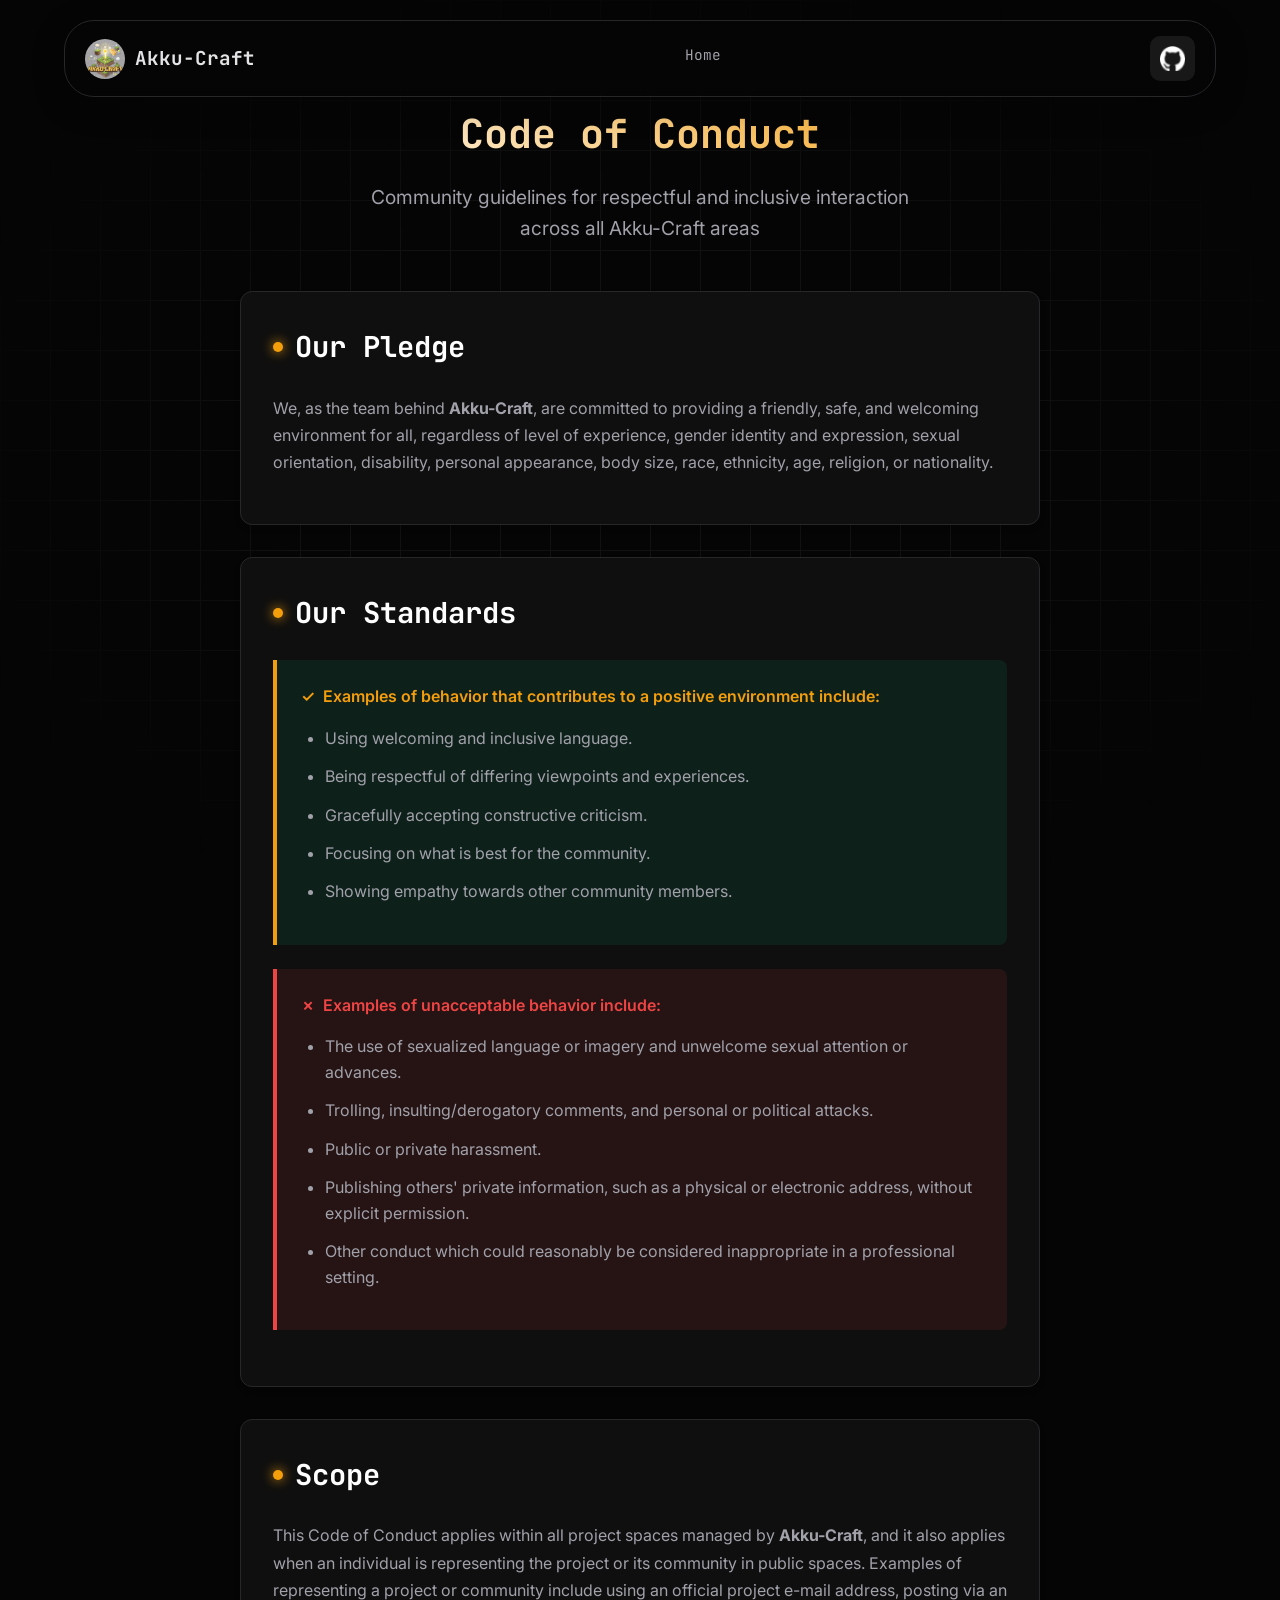
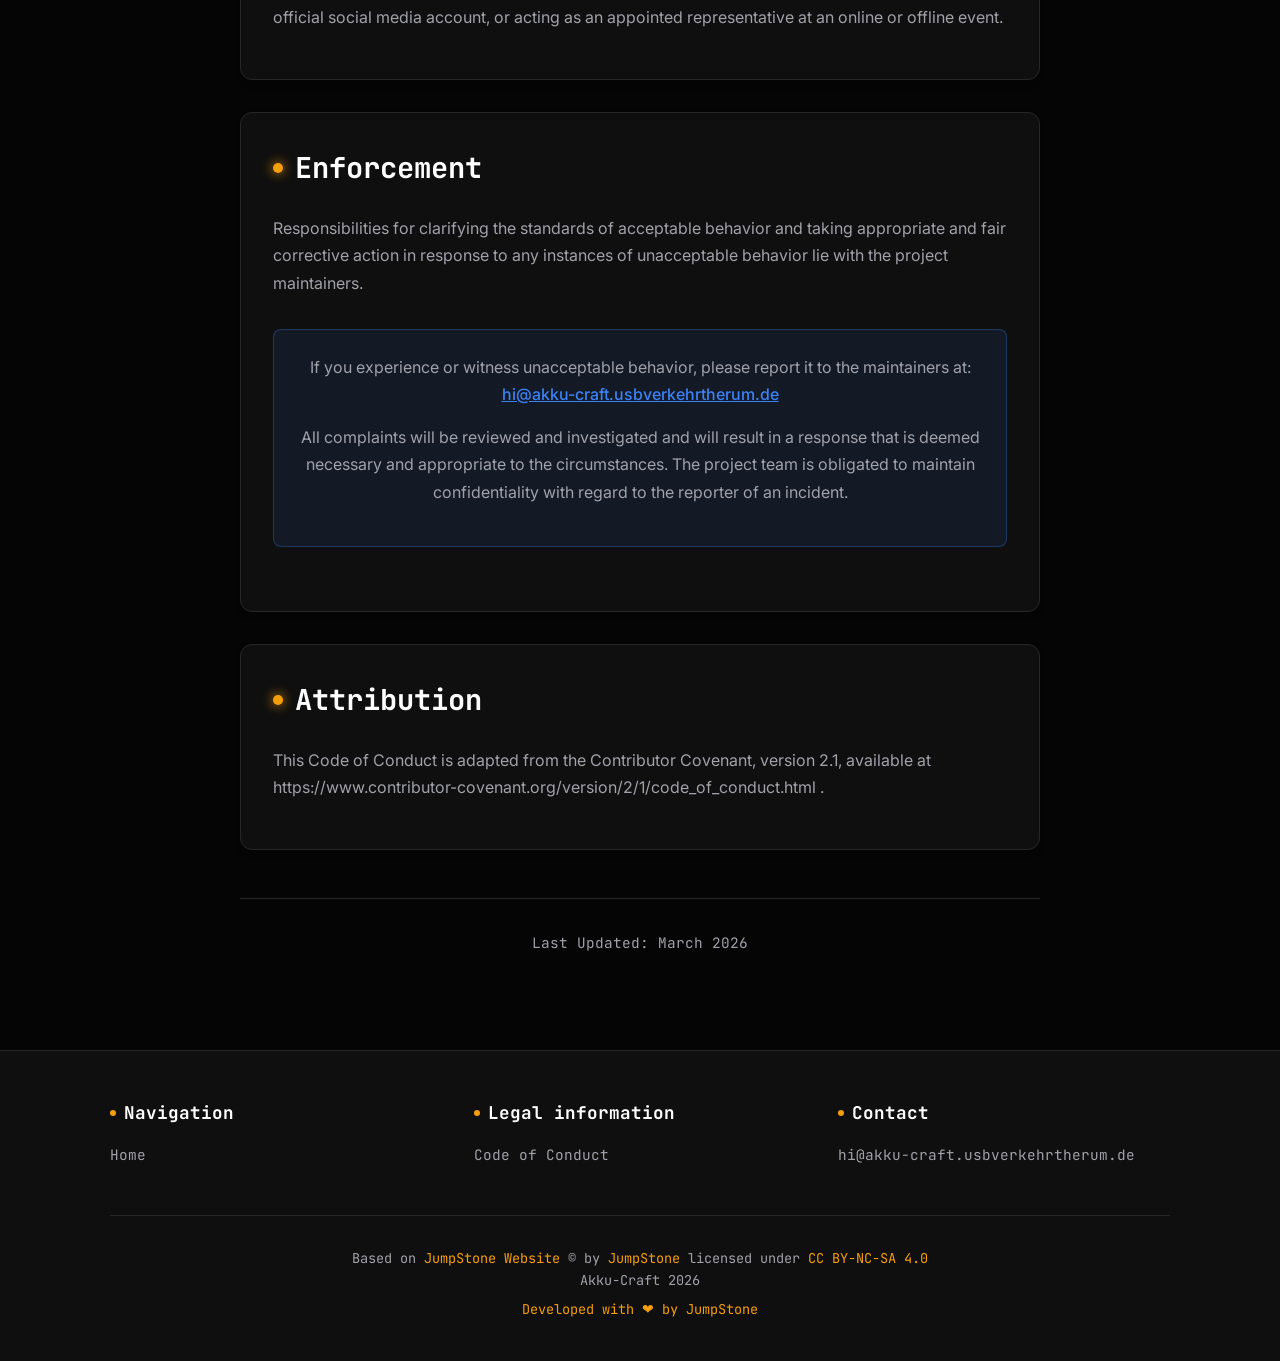
<file: code-of-conduct.html>
<!doctype html>
<html lang="en">
  <head>
    <meta charset="UTF-8" />
    <meta name="viewport" content="width=device-width, initial-scale=1.0" />

    <!-- Primary Meta Tags -->
    <title>Code of Conduct - Akku-Craft</title>
    <meta name="title" content="Code of Conduct - Akku-Craft" />
    <meta
      name="description"
      content="Akku-Craft Community Guidelines: Together we build, respectfully we stay."
    />
    <meta
      name="keywords"
      content="Akku-Craft, Code of Conduct, Community, Guidelines, Battery, Modular"
    />
    <meta name="author" content="Akku-Craft" />
    <meta name="robots" content="index, follow" />
    <meta name="language" content="English" />
    <meta name="revisit-after" content="30 days" />

    <!-- Open Graph / Facebook -->
    <meta property="og:type" content="website" />
    <meta
      property="og:url"
      content="https://akku-craft.usbverkehrtherum.de/code-of-conduct.html"
    />
    <meta property="og:title" content="Code of Conduct - Akku-Craft" />
    <meta
      property="og:description"
      content="Akku-Craft Community Guidelines for respectful and inclusive interaction."
    />
    <meta
      property="og:image"
      content="https://akku-craft.usbverkehrtherum.de/assets/img/logo.png"
    />
    <meta property="og:locale" content="en_US" />

    <!-- Twitter -->
    <meta property="twitter:card" content="summary_large_image" />
    <meta
      property="twitter:url"
      content="https://akku-craft.usbverkehrtherum.de/code-of-conduct.html"
    />
    <meta property="twitter:title" content="Code of Conduct - Akku-Craft" />
    <meta
      property="twitter:description"
      content="Akku-Craft Community Guidelines for respectful and inclusive interaction."
    />
    <meta
      property="twitter:image"
      content="https://akku-craft.usbverkehrtherum.de/assets/img/logo.png"
    />

    <!-- Canonical URL -->
    <link
      rel="canonical"
      href="https://akku-craft.usbverkehrtherum.de/code-of-conduct.html"
    />

    <!-- Structured Data -->
    <script type="application/ld+json">
      {
        "@context": "https://schema.org",
        "@type": "WebPage",
        "name": "Code of Conduct - Akku-Craft",
        "url": "https://akku-craft.usbverkehrtherum.de/code-of-conduct.html",
        "description": "Akku-Craft Community Guidelines for respectful and inclusive interaction.",
        "publisher": {
          "@type": "Organization",
          "name": "Akku-Craft",
          "url": "https://akku-craft.usbverkehrtherum.de/"
        },
        "inLanguage": "en"
      }
    </script>

    <!-- Fonts -->
    <link rel="preconnect" href="https://fonts.googleapis.com" />
    <link rel="preconnect" href="https://fonts.gstatic.com" crossorigin />
    <link
      href="https://fonts.googleapis.com/css2?family=Inter:wght@300;400;600&family=JetBrains+Mono:wght@400;700&display=swap"
      rel="stylesheet"
    />

    <!-- Stylesheets -->
    <link rel="stylesheet" type="text/css" href="/assets/css/main.css" />
    <link rel="stylesheet" type="text/css" href="/assets/css/header.css" />
    <link rel="stylesheet" type="text/css" href="/assets/css/socials.css" />
    <link
      rel="stylesheet"
      type="text/css"
      href="/assets/css/code-of-conduct.css"
    />
    <link rel="icon" href="/assets/img/logo.png" type="image/x-icon" />
  </head>
  <body>
    <div class="grid-bg"></div>

    <!-- Header Navigation -->
    <header class="header-nav">
      <div class="header-content">
        <a href="/" class="logo">
          <img
            src="/assets/img/logo.png"
            alt="Akku-Craft Logo"
            class="logo-img"
          />
          Akku-Craft
        </a>
        <nav aria-label="Main navigation">
          <ul class="nav-links">
            <li><a href="/" aria-current="page">Home</a></li>
          </ul>
        </nav>
        <!-- Social Media Buttons -->
        <div class="social-card">
          <a
            href="https://github.com/Akku-Craft"
            class="Btn github"
            target="_blank"
            rel="noopener noreferrer"
          >
            <span class="svgContainer">
              <img
                src="/assets/img/badges/github-mark-white.png"
                alt="GitHub"
                class="social-icon"
              />
            </span>
            <span class="BG"></span>
          </a>
        </div>
      </div>
    </header>

    <div class="container">
      <div class="coc-container">
        <header class="coc-header">
          <h1>Code of Conduct</h1>
          <p>
            Community guidelines for respectful and inclusive interaction across
            all Akku-Craft areas
          </p>
        </header>

        <section class="coc-section">
          <h2>Our Pledge</h2>
          <p>
            We, as the team behind <strong>Akku-Craft</strong>, are committed to
            providing a friendly, safe, and welcoming environment for all,
            regardless of level of experience, gender identity and expression,
            sexual orientation, disability, personal appearance, body size,
            race, ethnicity, age, religion, or nationality.
          </p>
        </section>

        <section class="coc-section">
          <h2>Our Standards</h2>

          <div class="positive-examples">
            <div class="examples-title">
              <span>✓</span> Examples of behavior that contributes to a positive
              environment include:
            </div>
            <ul>
              <li>Using welcoming and inclusive language.</li>
              <li>Being respectful of differing viewpoints and experiences.</li>
              <li>Gracefully accepting constructive criticism.</li>
              <li>Focusing on what is best for the community.</li>
              <li>Showing empathy towards other community members.</li>
            </ul>
          </div>

          <div class="negative-examples">
            <div class="examples-title">
              <span>✗</span> Examples of unacceptable behavior include:
            </div>
            <ul>
              <li>
                The use of sexualized language or imagery and unwelcome sexual
                attention or advances.
              </li>
              <li>
                Trolling, insulting/derogatory comments, and personal or
                political attacks.
              </li>
              <li>Public or private harassment.</li>
              <li>
                Publishing others' private information, such as a physical or
                electronic address, without explicit permission.
              </li>
              <li>
                Other conduct which could reasonably be considered inappropriate
                in a professional setting.
              </li>
            </ul>
          </div>
        </section>

        <section class="coc-section">
          <h2>Scope</h2>
          <p>
            This Code of Conduct applies within all project spaces managed by
            <strong>Akku-Craft</strong>, and it also applies when an individual
            is representing the project or its community in public spaces.
            Examples of representing a project or community include using an
            official project e-mail address, posting via an official social
            media account, or acting as an appointed representative at an online
            or offline event.
          </p>
        </section>

        <section class="coc-section">
          <h2>Enforcement</h2>
          <p>
            Responsibilities for clarifying the standards of acceptable behavior
            and taking appropriate and fair corrective action in response to any
            instances of unacceptable behavior lie with the project maintainers.
          </p>

          <div class="contact-info">
            <p>
              If you experience or witness unacceptable behavior, please report
              it to the maintainers at:
              <a href="mailto:hi@akku-craft.usbverkehrtherum.de"
                >hi@akku-craft.usbverkehrtherum.de</a
              >
            </p>
            <p>
              All complaints will be reviewed and investigated and will result
              in a response that is deemed necessary and appropriate to the
              circumstances. The project team is obligated to maintain
              confidentiality with regard to the reporter of an incident.
            </p>
          </div>
        </section>

        <section class="coc-section">
          <h2>Attribution</h2>
          <p>
            This Code of Conduct is adapted from the
            <a
              href="https://www.contributor-covenant.org"
              target="_blank"
              rel="noopener noreferrer"
              >Contributor Covenant</a
            >, version 2.1, available at
            <a
              href="https://www.contributor-covenant.org/version/2/1/code_of_conduct.html"
              target="_blank"
              rel="noopener noreferrer"
            >
              https://www.contributor-covenant.org/version/2/1/code_of_conduct.html </a
            >.
          </p>
        </section>

        <div class="last-updated">Last Updated: March 2026</div>
      </div>
    </div>

    <footer class="footer">
      <div class="footer-container">
        <div class="footer-grid">
          <!-- Navigation Links -->
          <div class="footer-column">
            <h3>Navigation</h3>
            <ul class="footer-links">
              <li><a href="/">Home</a></li>
            </ul>
          </div>

          <!-- Legal Links -->
          <div class="footer-column">
            <h3>Legal information</h3>
            <ul class="footer-links">
              <li><a href="/code-of-conduct.html">Code of Conduct</a></li>
            </ul>
          </div>

          <!-- Contact & Social -->
          <div class="footer-column">
            <h3>Contact</h3>
            <ul class="footer-links">
              <li>
                <a href="mailto:hi@akku-craft.usbverkehrtherum.de"
                  >hi@akku-craft.usbverkehrtherum.de</a
                >
              </li>
            </ul>
          </div>
        </div>

        <div class="footer-bottom">
          <nav aria-label="Footer Navigation">
            Based on
            <a href="https://jumpstone4477.de/">JumpStone Website</a> © by
            <a href="https://jumpstone4477.de/">JumpStone</a> licensed under
            <a href="https://creativecommons.org/licenses/by-nc-sa/4.0/"
              >CC BY-NC-SA 4.0</a
            >
            <p>Akku-Craft 2026</p>
            <p>
              <a target="_blank" href="/">Developed with ❤ by JumpStone</a>
            </p>
          </nav>
        </div>
      </div>
    </footer>
  </body>
</html>
</file>
<file: assets/css/main.css>
/* --- CSS VARIABLES & RESET --- */
:root {
  --bg-color: #050505;
  --card-bg: #0f0f0f;
  --border-color: #27272a;
  --text-main: #e4e4e7;
  --text-muted: #a1a1aa;
  --accent-primary: #f59e0b; /* Warm orange/yellow focus */
  --accent-secondary: #22c55e; /* Grass green accent */
  --font-main: "Inter", sans-serif;
  --font-mono: "JetBrains Mono", monospace;
}

* {
  box-sizing: border-box;
  margin: 0;
  padding: 0;
}

html {
  scroll-behavior: smooth; /* Damit das Scrollen weich ist */
}

body {
  background-color: var(--bg-color);
  color: var(--text-main);
  font-family: var(--font-main);
  line-height: 1.6;
  overflow-x: hidden;
}

/* --- BACKGROUND GRID EFFECT (Wie im Screenshot) --- */
.grid-bg {
  position: fixed;
  top: 0;
  left: 0;
  width: 100%;
  height: 100%;
  z-index: -1;
  background-image:
    linear-gradient(to right, #1a1a1a 1px, transparent 1px),
    linear-gradient(to bottom, #1a1a1a 1px, transparent 1px);
  background-size: 50px 50px;
  mask-image: radial-gradient(ellipse at center, black 40%, transparent 80%);
  -webkit-mask-image: radial-gradient(
    ellipse at center,
    black 40%,
    transparent 80%
  );
  opacity: 0.6;
}

/* NEU: HEADER STYLING FÜR DEN BUTTON */
.header-nav {
  position: fixed; /* Fixiert, damit er immer sichtbar ist */
  top: 0;
  left: 0;
  width: 100%;
  padding: 15px 0;
  z-index: 100;
  /* Leicht transparenter Hintergrund, damit man den Grid-Effekt noch sieht */
  background-color: rgba(5, 5, 5, 0.8);
  backdrop-filter: blur(5px);
  border-bottom: 1px solid var(--border-color);
}

.header-content {
  max-width: 1100px;
  margin: 0 auto;
  padding: 0 20px;
  display: flex;
  justify-content: flex-end; /* Button nach rechts schieben */
  align-items: center;
}

/* --- LAYOUT --- */
.container {
  max-width: 1100px;
  margin: 0 auto;
  padding: 0 20px;
  /* NEU: Zusätzlicher Top-Padding, um Platz für den Header zu schaffen */
  padding-top: 70px;
}

section {
  margin-bottom: 80px;
  padding-top: 60px;
}

/* --- TYPOGRAPHY --- */
h1,
h2,
h3 {
  font-family: var(--font-mono);
  color: #fff;
}

h2 {
  font-size: 1.8rem;
  margin-bottom: 2rem;
  display: flex;
  align-items: center;
  gap: 10px;
}

h2::before {
  content: "";
  display: inline-block;
  width: 8px;
  height: 8px;
  border-radius: 50%;
  background: var(--text-main);
  box-shadow: 0 0 10px var(--text-main);
}

p {
  color: var(--text-muted);
  margin-bottom: 1rem;
}

a {
  text-decoration: none;
  color: inherit;
  transition: 0.3s;
}

/* --- HERO SECTION --- */
.hero {
  min-height: 70vh;
  display: flex;
  flex-direction: column;
  justify-content: center;
  position: relative; /* Wichtig für die Positionierung der Maus */
  animation: fadeIn 1s ease-out;
  padding-top: 2rem;
  padding-bottom: 2rem;
}

.hero-badge {
  font-family: var(--font-mono);
  font-size: 0.9rem;
  color: var(--accent-primary);
  margin-bottom: 1rem;
  display: block;
}

.hero h1 {
  font-size: clamp(3rem, 8vw, 5rem);
  line-height: 1.1;
  margin-bottom: 1.5rem;
}

.hero-name {
  /* ANPASSUNG: Gradient von Weiß zu Grün */
  background: linear-gradient(45deg, #fff, var(--accent-primary));
  -webkit-background-clip: text;
  -webkit-text-fill-color: transparent;
}

.hero-desc {
  font-size: 1.1rem;
  max-width: 600px;
  color: var(--text-muted);
}

.social-links {
  margin-top: 2rem;
  display: flex;
  gap: 1rem;
}

/* --- SCROLL DOWN MOUSE ANIMATION (NEU) --- */
.scroll-down-container {
  position: absolute;
  bottom: 30px;
  left: 50%;
  transform: translateX(-50%);
  opacity: 0.7;
  transition: opacity 0.3s ease;
}

.scroll-down-container:hover {
  opacity: 1;
  cursor: pointer;
}

.mouse {
  width: 26px;
  height: 42px;
  border: 2px solid var(--text-muted);
  border-radius: 20px;
  position: relative;
}

.wheel {
  width: 4px;
  height: 8px;
  background: var(--accent-primary);
  border-radius: 2px;
  position: absolute;
  top: 6px;
  left: 50%;
  transform: translateX(-50%);
  animation: scroll 1.5s infinite;
}

@keyframes scroll {
  0% {
    opacity: 1;
    top: 6px;
  }
  50% {
    opacity: 1;
    top: 18px;
  }
  100% {
    opacity: 0;
    top: 18px;
  }
}

/* NEU: Button-Stil für den Header-Button (basierend auf social-btn) */
.header-btn {
  display: flex;
  align-items: center;
  gap: 8px;
  padding: 8px 16px;
  background: var(--card-bg);
  border: 1px solid var(--border-color);
  border-radius: 8px;
  font-family: var(--font-mono);
  font-size: 0.9rem;
  color: var(--text-main); /* Sicherstellen, dass der Text sichtbar ist */
}
.header-btn i {
  color: var(--accent-primary); /* Icon in Akzentfarbe */
}

.header-btn:hover {
  background: var(--border-color);
  color: #fff;
}

.social-btn {
  display: flex;
  align-items: center;
  gap: 8px;
  padding: 10px 20px;
  background: var(--card-bg);
  border: 1px solid var(--border-color);
  border-radius: 8px;
  font-family: var(--font-mono);
  font-size: 0.9rem;
}

.social-btn:hover {
  background: var(--border-color);
  color: #fff;
}

/* --- ABOUT SECTION --- */
.about-content {
  background: linear-gradient(
    180deg,
    rgba(15, 15, 15, 0.8),
    rgba(15, 15, 15, 0.4)
  );
  border: 1px solid var(--border-color);
  border-radius: 16px;
  padding: 2rem;
  backdrop-filter: blur(5px);
}

/* --- TECH STACK --- */
.tech-grid {
  display: flex;
  justify-content: flex-start;
  align-items: center;
  padding: 1rem 0;
}

.tech-grid img {
  max-width: 100%;
  height: auto;
  border-radius: 8px;
  background: var(--card-bg);
  border: 1px solid var(--border-color);
  padding: 1.5rem;
}

/* --- PROJECTS GRID (Wie im Screenshot) --- */
.projects-grid {
  display: grid;
  grid-template-columns: repeat(auto-fit, minmax(350px, 1fr));
  gap: 1.5rem;
}

.project-card {
  background: var(--card-bg);
  border: 1px solid var(--border-color);
  border-radius: 12px;
  padding: 1.5rem;
  display: flex;
  flex-direction: column;
  transition: 0.3s;
  position: relative;
  overflow: hidden;
}

.project-card:hover {
  border-color: var(--text-muted);
  transform: translateY(-2px);
}

.project-header {
  display: flex;
  align-items: center;
  gap: 10px;
  margin-bottom: 1rem;
}

.project-icon {
  width: 40px;
  height: 40px;
  background: rgba(34, 197, 94, 0.18);
  border: 1px solid rgba(34, 197, 94, 0.35);
  border-radius: 10px;
  display: flex;
  align-items: center;
  justify-content: center;
  color: var(--accent-primary);
  box-shadow: 0 0 0 1px rgba(34, 197, 94, 0.12);
}

.project-title {
  font-size: 1.2rem;
  font-weight: 700;
  font-family: var(--font-mono);
}

.project-desc {
  font-size: 0.9rem;
  margin-bottom: 1.5rem;
  flex-grow: 1;
}

.tags {
  display: flex;
  flex-wrap: wrap;
  gap: 8px;
  margin-bottom: 1.5rem;
}

.tag {
  background: rgba(34, 197, 94, 0.14);
  color: var(--text-main);
  padding: 5px 12px;
  border-radius: 999px;
  font-size: 0.75rem;
  font-family: var(--font-mono);
  border: 1px solid rgba(34, 197, 94, 0.35);
}

.project-links {
  display: flex;
  gap: 10px;
}

.btn-small {
  padding: 8px 14px;
  border-radius: 6px;
  font-size: 0.85rem;
  font-family: var(--font-mono);
  border: 1px solid var(--border-color);
  background: transparent;
  color: var(--text-main);
  display: inline-flex;
  align-items: center;
  gap: 6px;
  width: fit-content;
}

.btn-small--highlight {
  background: linear-gradient(135deg, var(--accent-primary), #facc15);
  border-color: transparent;
  color: #04110c;
  font-weight: 700;
  box-shadow:
    0 0 0 1px rgba(245, 158, 11, 0.25),
    0 10px 24px rgba(245, 158, 11, 0.2);
}

.btn-small--highlight:hover {
  background: linear-gradient(135deg, #facc15, var(--accent-primary));
  color: #02110a;
  transform: translateY(-1px);
  box-shadow:
    0 0 0 1px rgba(250, 204, 21, 0.35),
    0 14px 28px rgba(245, 158, 11, 0.3);
}

.btn-small--highlight:focus-visible {
  outline: 2px solid rgba(245, 158, 11, 0.65);
  outline-offset: 2px;
}

.btn-small--highlight i {
  color: inherit;
}

.btn-small:hover {
  background: #27272a;
}

/* --- FOOTER --- */
.footer {
  background: var(--card-bg);
  border-top: 1px solid var(--border-color);
  padding: 3rem 0 2rem;
  margin-top: 4rem;
  width: 100%;
}

.footer-container {
  max-width: 1100px;
  margin: 0 auto;
  padding: 0 20px;
  width: 100%;
}

.footer-grid {
  display: grid;
  grid-template-columns: repeat(auto-fit, minmax(250px, 1fr));
  gap: 2rem;
  margin-bottom: 2rem;
}

.footer-column h3 {
  font-family: var(--font-mono);
  font-size: 1.1rem;
  color: #fff;
  margin-bottom: 1rem;
  display: flex;
  align-items: center;
  gap: 8px;
  text-align: left;
}

.footer-column h3::before {
  content: "";
  display: inline-block;
  width: 6px;
  height: 6px;
  border-radius: 50%;
  background: var(--accent-primary);
}

.footer-links {
  list-style: none;
  text-align: left;
  padding-left: 0;
}

.footer-links li {
  margin-bottom: 0.8rem;
}

.footer-links a {
  color: var(--text-muted);
  text-decoration: none;
  font-size: 0.9rem;
  transition: color 0.3s ease;
  display: inline-flex;
  align-items: center;
  gap: 6px;
  text-align: left;
  justify-content: flex-start;
}

.footer-links a:hover {
  color: var(--accent-primary);
}

.social-icons {
  display: flex;
  gap: 1rem;
  margin-top: 1rem;
}

.social-icon-link {
  display: inline-flex;
  align-items: center;
  justify-content: center;
  width: 40px;
  height: 40px;
  background: #1e1e1e;
  border: 1px solid var(--border-color);
  border-radius: 8px;
  color: var(--text-muted);
  transition: all 0.3s ease;
}

.social-icon-link:hover {
  background: var(--accent-primary);
  color: #000;
  border-color: var(--accent-primary);
  transform: translateY(-2px);
}

.footer-bottom {
  border-top: 1px solid var(--border-color);
  padding-top: 2rem;
  text-align: center;
  font-family: var(--font-mono);
  font-size: 0.85rem;
  color: var(--text-muted);
}

.footer-bottom p {
  margin-bottom: 0.5rem;
}

.footer-bottom a {
  color: var(--accent-primary);
  text-decoration: none;
  transition: color 0.3s ease;
}

.footer-bottom a:hover {
  color: #fff;
  text-decoration: underline;
}

.copyright {
  display: flex;
  flex-wrap: wrap;
  justify-content: center;
  align-items: center;
  gap: 1rem;
  margin-top: 1rem;
}

.copyright span,
.copyright a {
  font-size: 0.8rem;
}

/* Footer legacy styles for backward compatibility */
footer {
  text-align: center;
  padding: 3rem 0;
  border-top: 1px solid var(--border-color);
  margin-top: 4rem;
  font-family: var(--font-mono);
  font-size: 0.8rem;
  color: var(--text-muted);
}

/* --- ANIMATIONS --- */
@keyframes fadeIn {
  from {
    opacity: 0;
    transform: translateY(20px);
  }
  to {
    opacity: 1;
    transform: translateY(0);
  }
}

@media (max-width: 768px) {
  .hero h1 {
    font-size: 2.5rem;
  }
  .projects-grid {
    grid-template-columns: 1fr;
  }

  /* Footer responsive adjustments */
  .footer {
    padding: 2rem 0 1.5rem;
  }

  .footer-container {
    padding: 0 15px;
  }

  .footer-grid {
    grid-template-columns: 1fr;
    gap: 1.5rem;
  }

  .footer-column h3 {
    font-size: 1rem;
  }

  .footer-links a {
    font-size: 0.85rem;
  }

  .social-icons {
    justify-content: center;
  }

  .copyright {
    flex-direction: column;
    gap: 0.5rem;
  }

  .copyright span,
  .copyright a {
    font-size: 0.75rem;
  }
}

/* Legal page specific styles */
.legal-container {
  max-width: 800px;
  margin: 0 auto;
  padding: 2rem 0;
}

.legal-section {
  background: var(--card-bg);
  border: 1px solid var(--border-color);
  border-radius: 12px;
  padding: 2rem;
  margin-bottom: 2rem;
}

.legal-section h2 {
  font-family: var(--font-mono);
  font-size: 1.5rem;
  margin-bottom: 1.5rem;
  color: #fff;
  display: flex;
  align-items: center;
  gap: 10px;
}

.legal-section h2::before {
  content: "";
  display: inline-block;
  width: 8px;
  height: 8px;
  border-radius: 50%;
  background: var(--text-main);
  box-shadow: 0 0 10px var(--text-main);
}

.contact-box {
  background: #1e1e1e;
  border-left: 5px solid var(--accent-primary);
  padding: 1.5rem;
  margin: 1.5rem 0;
  border-radius: 0 8px 8px 0;
}

.contact-item {
  margin-bottom: 0.8rem;
  display: flex;
  align-items: center;
  gap: 10px;
}

.contact-item strong {
  color: var(--accent-primary);
  font-family: var(--font-mono);
}

.contact-link {
  color: var(--text-main);
  text-decoration: none;
  transition: color 0.3s ease;
}

.contact-link:hover {
  color: var(--accent-primary);
}

ul {
  padding-left: 1.5rem;
  margin: 1rem 0;
}

li {
  margin-bottom: 0.5rem;
  color: var(--text-muted);
}

.last-updated {
  text-align: center;
  font-size: 0.8rem;
  color: var(--text-muted);
  margin-top: 3rem;
  padding-top: 2rem;
  border-top: 1px solid var(--border-color);
  font-family: var(--font-mono);
}
</file>
<file: assets/css/header.css>
/* --- HEADER STYLES --- */

* {
  box-sizing: border-box;
  margin: 0;
  padding: 0;
}

*:focus {
  outline: none;
}

/* --- HEADER --- */
.header-nav {
  position: fixed;
  top: 20px;
  left: 50%;
  transform: translateX(-50%);
  width: 90%;
  max-width: 1200px;
  padding: 15px 0;
  z-index: 100;
  background-color: rgba(5, 5, 5, 0.8);
  backdrop-filter: blur(5px);
  border: 1px solid var(--border-color);
  border-radius: 30px;
  box-shadow: 0 8px 32px rgba(0, 0, 0, 0.3);
  transition: all 0.3s ease;
}

/* Header shrink effect for mobile */
.header-nav.header-shrink {
  top: 5px;
  width: 95%;
  padding: 8px 0;
  border-radius: 15px;
  backdrop-filter: blur(2px);
  box-shadow: 0 4px 16px rgba(0, 0, 0, 0.2);
}

.header-content {
  max-width: 1200px;
  margin: 0 auto;
  padding: 0 20px;
  display: flex;
  justify-content: space-between;
  align-items: center;
  gap: 2rem;
}

.logo {
  display: flex;
  align-items: center;
  gap: 10px;
  font-family: var(--font-mono);
  font-weight: 700;
  font-size: 1.2rem;
  text-decoration: none;
  color: var(--text-main);
  transition: all 0.3s ease;
}

/* Shrink logo on header shrink */
.header-nav.header-shrink .logo {
  gap: 8px;
  font-size: 1rem;
}

.logo-img {
  width: 40px;
  height: 40px;
  border-radius: 50%;
  object-fit: cover;
  transition: all 0.3s ease;
}

/* Shrink logo image on header shrink */
.header-nav.header-shrink .logo-img {
  width: 30px;
  height: 30px;
}

.nav-links {
  display: flex;
  gap: 1.5rem;
  list-style: none;
  margin: 0;
  padding: 0;
  transition: all 0.3s ease;
}

/* Hide nav links on header shrink */
.header-nav.header-shrink .nav-links {
  gap: 0.5rem;
  opacity: 1;
}

.social-card {
  display: flex;
  align-items: center;
  gap: 0.5rem;
  margin: 0;
  background: transparent;
  padding: 0;
  border-radius: 0;
  transition: all 0.3s ease;
}

/* Reduce social card gap on header shrink */
.header-nav.header-shrink .social-card {
  gap: 0.3rem;
}

/* Navigation link styles */
.nav-links a {
  color: var(--text-muted);
  text-decoration: none;
  font-family: var(--font-mono);
  font-size: 0.9rem;
  transition: color var(--transition-speed);
  position: relative;
}

.nav-links a:hover {
  color: var(--accent-primary);
}

.nav-links a::after {
  content: "";
  position: absolute;
  bottom: -5px;
  left: 0;
  width: 0;
  height: 2px;
  background: var(--accent-primary);
  transition: width var(--transition-speed);
}

.nav-links a:hover::after {
  width: 100%;
}

/* --- RESPONSIVE DESIGN --- */
@media (max-width: 768px) {
  /* Adjust header height for mobile to prevent overlap */
  :root {
    --header-height: 180px; /* Increased to accommodate stacked mobile header */
  }

  /* Mobile header adjustments */
  .header-nav {
    top: 10px;
    width: 95%;
    border-radius: 20px;
    padding: 10px 0;
  }

  /* Mobile header shrink effect */
  .header-nav.header-shrink {
    top: 5px;
    padding: 5px 0;
    border-radius: 12px;
    backdrop-filter: blur(1px);
  }

  .header-content {
    flex-direction: column;
    gap: 1rem;
    padding: 0 15px;
  }

  /* Hide navigation links and social icons when header is shrunk on mobile */
  .header-nav.header-shrink .nav-links,
  .header-nav.header-shrink .social-card {
    display: none;
  }

  /* Center logo when header is shrunk */
  .header-nav.header-shrink .header-content {
    flex-direction: row;
    justify-content: center;
    padding: 0;
  }

  .nav-links {
    flex-wrap: wrap;
    justify-content: center;
  }
}

@media (max-width: 480px) {
  /* Further adjustments for smaller screens */
  :root {
    --header-height: 200px; /* Even more space for very small screens */
  }
}
</file>
<file: assets/css/socials.css>
/* From Uiverse.io by vinodjangid07 */
.social-card {
  height: fit-content;
  width: fit-content;
  display: flex;
  align-items: center;
  justify-content: center;
  gap: 0.5rem;
  background: transparent;
  padding: 0;
  border-radius: 0;
}

/* Buttons zu Links geändert */
.Btn {
  width: 45px;
  height: 45px;
  display: flex;
  align-items: center;
  justify-content: center;
  border: none;
  background-color: transparent;
  position: relative;
  border-radius: 7px;
  cursor: pointer;
  transition: all 0.3s;
  text-decoration: none; /* Wichtig für Links */
  outline: none;
}

.svgContainer {
  width: 100%;
  height: 100%;
  display: flex;
  align-items: center;
  justify-content: center;
  background-color: transparent;
  backdrop-filter: blur(0px);
  letter-spacing: 0.8px;
  border-radius: 10px;
  transition: all 0.3s;
  border: none;
  z-index: 2;
  outline: none;
}

/* Stil für die PNG-Icons */
.social-icon {
  width: 1.6em; /* Gleiche Größe wie die SVGs */
  height: 1.6em;
  filter: brightness(0) invert(1); /* Macht die Icons weiß */
  transition: all 0.3s;
  outline: none;
}

.BG {
  position: absolute;
  width: 100%;
  height: 100%;
  background: #181818;
  z-index: 1;
  border-radius: 10px;
  pointer-events: none;
  transition: all 0.3s;
  font-size: 0px;
}

.github .BG {
  background: #181818;
}

.codeberg .BG {
  background: #183851;
}

.socials .BG {
  background: #5f5f5f;
}

.linkdin .BG {
  background: #0077b5;
}

.whatsapp .BG {
  background: #075e54;
}

.discord .BG {
  background: #7289da;
}

.Btn:hover .BG {
  transform: scale(1.5);
  /* transform-origin: bottom; */
  font-size: 20px;
  color: white;
}

.Btn:hover .svgContainer {
  border: none;
  background-color: rgba(209, 209, 209, 0.466);
  backdrop-filter: blur(4px);
}

/* Sicherstellen, dass die Links korrekt angezeigt werden */
.Btn:hover .social-icon {
  filter: brightness(0) invert(1); /* Bleibt weiß beim Hover */
}

.Btn:focus {
  outline: none;
}

.svgContainer:focus {
  outline: none;
}

.social-icon:focus {
  outline: none;
}
</file>
<file: assets/css/code-of-conduct.css>
/* Custom styles for Code of Conduct page */
.coc-container {
  max-width: 800px;
  margin: 0 auto;
  padding: 2rem 0;
}

.coc-header {
  text-align: center;
  margin-bottom: 3rem;
}

.coc-header h1 {
  font-size: 2.5rem;
  margin-bottom: 1rem;
  background: linear-gradient(45deg, #fff, var(--accent-primary));
  -webkit-background-clip: text;
  -webkit-text-fill-color: transparent;
  background-clip: text;
}

.coc-header p {
  font-size: 1.2rem;
  color: var(--text-muted);
  max-width: 600px;
  margin: 0 auto;
}

.coc-section {
  background: var(--card-bg);
  border: 1px solid var(--border-color);
  border-radius: 12px;
  padding: 2rem;
  margin-bottom: 2rem;
  box-shadow: 0 4px 6px rgba(0, 0, 0, 0.1);
}

.coc-section h2 {
  font-size: 1.8rem;
  margin-bottom: 1.5rem;
  color: #fff;
  display: flex;
  align-items: center;
  gap: 12px;
}

.coc-section h2::before {
  content: "";
  display: inline-block;
  width: 10px;
  height: 10px;
  border-radius: 50%;
  background: var(--accent-primary);
  box-shadow: 0 0 12px var(--accent-primary);
}

.coc-section h3 {
  font-size: 1.4rem;
  margin: 1.5rem 0 1rem;
  color: var(--text-main);
}

.coc-section ul {
  padding-left: 1.5rem;
  margin: 1rem 0;
}

.coc-section li {
  margin-bottom: 0.8rem;
  color: var(--text-muted);
  line-height: 1.6;
}

.coc-section p {
  margin-bottom: 1rem;
  line-height: 1.7;
}

.positive-examples,
.negative-examples {
  background: rgba(16, 185, 129, 0.1);
  border-left: 4px solid var(--accent-primary);
  padding: 1.5rem;
  border-radius: 0 8px 8px 0;
  margin: 1.5rem 0;
}

.negative-examples {
  background: rgba(239, 68, 68, 0.1);
  border-left-color: #ef4444;
}

.examples-title {
  font-weight: 600;
  margin-bottom: 1rem;
  display: flex;
  align-items: center;
  gap: 8px;
}

.positive-examples .examples-title {
  color: var(--accent-primary);
}

.negative-examples .examples-title {
  color: #ef4444;
}

.contact-info {
  background: rgba(59, 130, 246, 0.1);
  border: 1px solid rgba(59, 130, 246, 0.3);
  border-radius: 8px;
  padding: 1.5rem;
  text-align: center;
  margin: 2rem 0;
}

.contact-info a {
  color: #3b82f6;
  text-decoration: underline;
  font-weight: 500;
}

.contact-info a:hover {
  color: #60a5fa;
}

.last-updated {
  text-align: center;
  color: var(--text-muted);
  font-size: 0.9rem;
  margin-top: 3rem;
  padding-top: 2rem;
  border-top: 1px solid var(--border-color);
}

@media (max-width: 768px) {
  .coc-container {
    padding: 1rem;
  }

  .coc-header h1 {
    font-size: 2rem;
  }

  .coc-section {
    padding: 1.5rem;
  }
}
</file>
